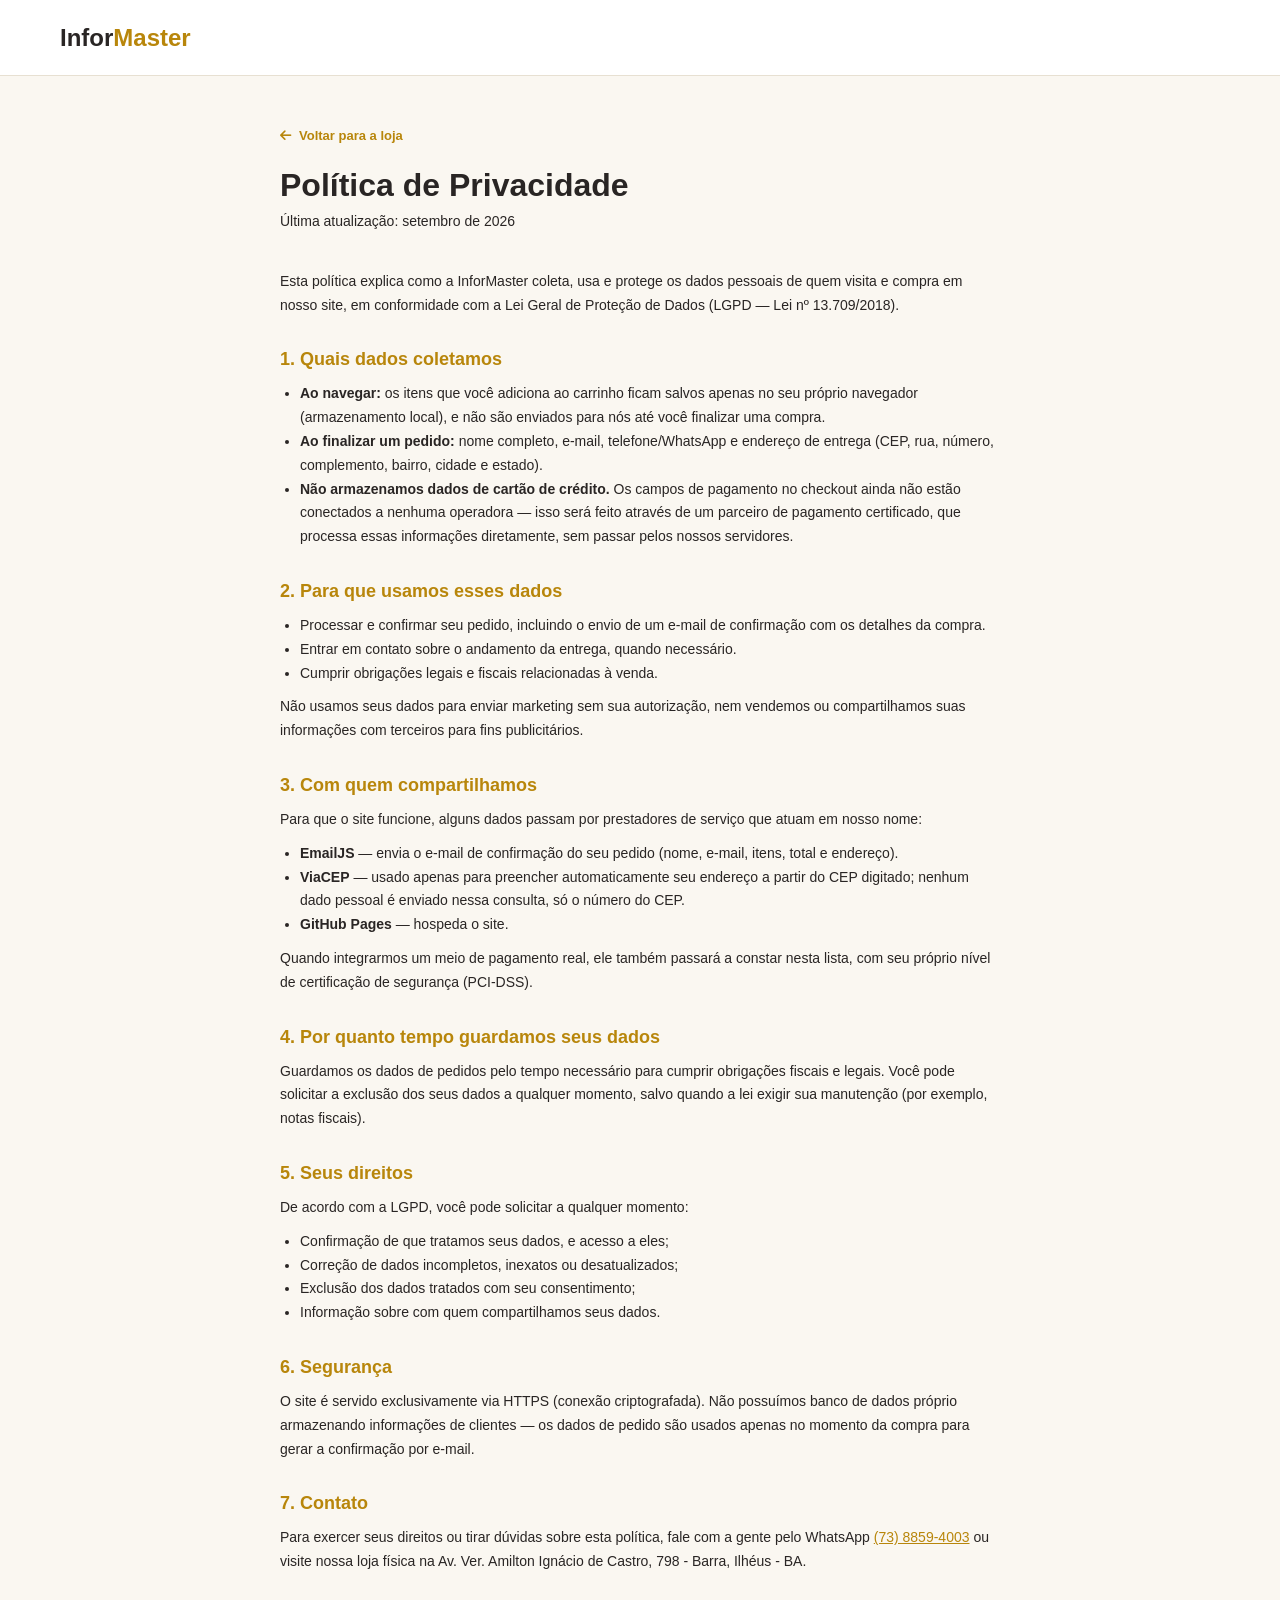
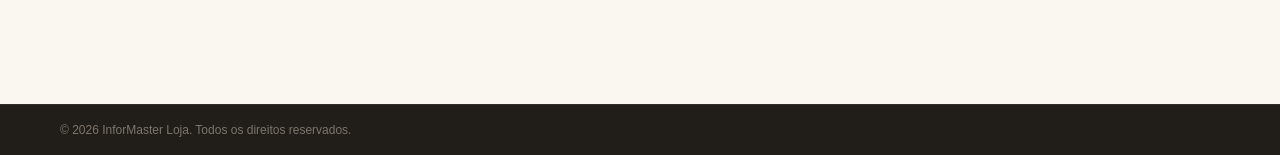
<file: privacidade.html>
<!DOCTYPE html>
<html lang="pt-BR">
<head>
    <meta charset="UTF-8">
    <meta name="viewport" content="width=device-width, initial-scale=1.0">
    <title>Política de Privacidade - InforMaster Loja</title>
    <meta name="description" content="Política de Privacidade da InforMaster Loja — como coletamos, usamos e protegemos seus dados, conforme a LGPD.">
    <meta http-equiv="Content-Security-Policy" content="default-src 'self'; script-src 'self'; style-src 'self' 'unsafe-inline' https://fonts.googleapis.com https://cdnjs.cloudflare.com; font-src 'self' https://fonts.gstatic.com https://cdnjs.cloudflare.com; img-src 'self' https: data:; frame-src 'none'; object-src 'none'; base-uri 'self';">
    <link href="https://fonts.googleapis.com/css2?family=Inter:wght@300;400;500;600;700&family=Fredoka:wght@500;600;700&display=swap" rel="stylesheet">
    <link rel="stylesheet" href="https://cdnjs.cloudflare.com/ajax/libs/font-awesome/6.4.0/css/all.min.css">
    <link rel="stylesheet" href="style.css">
    <style>
        .policy-main { max-width: 760px; margin: 0 auto; padding: 50px 20px 70px; }
        .policy-main h1 { font-family: 'Fredoka', sans-serif; font-size: 32px; color: var(--text-main); margin-bottom: 6px; }
        .policy-updated { font-size: 13px; color: var(--text-muted); margin-bottom: 36px; }
        .policy-main h2 { font-size: 18px; color: var(--primary); margin: 32px 0 12px; }
        .policy-main p, .policy-main li { font-size: 14px; line-height: 1.7; color: var(--text-main); }
        .policy-main ul { margin: 10px 0 10px 20px; }
        .policy-main a { color: var(--primary); }
        .policy-back { display: inline-flex; align-items: center; gap: 8px; font-size: 13px; font-weight: 600; color: var(--text-muted); text-decoration: none; margin-bottom: 24px; }
        .policy-back:hover { color: var(--primary); }
    </style>
</head>
<body>

    <div class="site-top">
        <header class="header">
            <div class="container header-container">
                <a href="index.html" class="logo">Infor<span>Master</span></a>
            </div>
        </header>
    </div>

    <main class="policy-main">
        <a href="index.html" class="policy-back"><i class="fa-solid fa-arrow-left"></i> Voltar para a loja</a>

        <h1>Política de Privacidade</h1>
        <p class="policy-updated">Última atualização: setembro de 2026</p>

        <p>Esta política explica como a InforMaster coleta, usa e protege os dados pessoais de quem visita e compra em nosso site, em conformidade com a Lei Geral de Proteção de Dados (LGPD — Lei nº 13.709/2018).</p>

        <h2>1. Quais dados coletamos</h2>
        <ul>
            <li><strong>Ao navegar:</strong> os itens que você adiciona ao carrinho ficam salvos apenas no seu próprio navegador (armazenamento local), e não são enviados para nós até você finalizar uma compra.</li>
            <li><strong>Ao finalizar um pedido:</strong> nome completo, e-mail, telefone/WhatsApp e endereço de entrega (CEP, rua, número, complemento, bairro, cidade e estado).</li>
            <li><strong>Não armazenamos dados de cartão de crédito.</strong> Os campos de pagamento no checkout ainda não estão conectados a nenhuma operadora — isso será feito através de um parceiro de pagamento certificado, que processa essas informações diretamente, sem passar pelos nossos servidores.</li>
        </ul>

        <h2>2. Para que usamos esses dados</h2>
        <ul>
            <li>Processar e confirmar seu pedido, incluindo o envio de um e-mail de confirmação com os detalhes da compra.</li>
            <li>Entrar em contato sobre o andamento da entrega, quando necessário.</li>
            <li>Cumprir obrigações legais e fiscais relacionadas à venda.</li>
        </ul>
        <p>Não usamos seus dados para enviar marketing sem sua autorização, nem vendemos ou compartilhamos suas informações com terceiros para fins publicitários.</p>

        <h2>3. Com quem compartilhamos</h2>
        <p>Para que o site funcione, alguns dados passam por prestadores de serviço que atuam em nosso nome:</p>
        <ul>
            <li><strong>EmailJS</strong> — envia o e-mail de confirmação do seu pedido (nome, e-mail, itens, total e endereço).</li>
            <li><strong>ViaCEP</strong> — usado apenas para preencher automaticamente seu endereço a partir do CEP digitado; nenhum dado pessoal é enviado nessa consulta, só o número do CEP.</li>
            <li><strong>GitHub Pages</strong> — hospeda o site.</li>
        </ul>
        <p>Quando integrarmos um meio de pagamento real, ele também passará a constar nesta lista, com seu próprio nível de certificação de segurança (PCI-DSS).</p>

        <h2>4. Por quanto tempo guardamos seus dados</h2>
        <p>Guardamos os dados de pedidos pelo tempo necessário para cumprir obrigações fiscais e legais. Você pode solicitar a exclusão dos seus dados a qualquer momento, salvo quando a lei exigir sua manutenção (por exemplo, notas fiscais).</p>

        <h2>5. Seus direitos</h2>
        <p>De acordo com a LGPD, você pode solicitar a qualquer momento:</p>
        <ul>
            <li>Confirmação de que tratamos seus dados, e acesso a eles;</li>
            <li>Correção de dados incompletos, inexatos ou desatualizados;</li>
            <li>Exclusão dos dados tratados com seu consentimento;</li>
            <li>Informação sobre com quem compartilhamos seus dados.</li>
        </ul>

        <h2>6. Segurança</h2>
        <p>O site é servido exclusivamente via HTTPS (conexão criptografada). Não possuímos banco de dados próprio armazenando informações de clientes — os dados de pedido são usados apenas no momento da compra para gerar a confirmação por e-mail.</p>

        <h2>7. Contato</h2>
        <p>Para exercer seus direitos ou tirar dúvidas sobre esta política, fale com a gente pelo WhatsApp <a href="https://wa.me/557388594003" target="_blank" rel="noopener">(73) 8859-4003</a> ou visite nossa loja física na Av. Ver. Amilton Ignácio de Castro, 798 - Barra, Ilhéus - BA.</p>
    </main>

    <footer class="footer">
        <div class="footer-bottom">
            <div class="container footer-bottom-inner">
                <p>&copy; 2026 InforMaster Loja. Todos os direitos reservados.</p>
            </div>
        </div>
    </footer>

</body>
</html>
</file>
<file: style.css>
/* --- Reset e Variáveis Globais --- */
/* Paleta baseada na identidade visual real da InforMaster:
   fundo degradê laranja/dourado com raios, logo "IM" metálico
   prateado/cromado, faixa vermelha e dourada com estrelas. */
:root {
    --primary: #B8860B;        /* Dourado envelhecido — cor principal da marca */
    --primary-hover: #96690A;  /* Dourado mais escuro para hover */
    --accent: #C41E3A;         /* Vermelho da faixa/estrelas da logo */
    --accent-hover: #A5182F;
    --metal: #64748B;          /* Cinza-azulado, evoca o efeito cromado/prateado */
    --metal-light: #94A3B8;
    --bg-light: #FAF7F1;       /* Creme suave — combina melhor com dourado que cinza frio */
    --card-bg: #ffffff;
    --text-main: #292524;      /* Grafite quase preto, tom quente */
    --text-muted: #78716C;
    --border-color: #E7E0D2;
    --success: #10b981;
    --radius: 12px;
    --shadow: 0 4px 6px -1px rgba(184, 134, 11, 0.08), 0 2px 4px -1px rgba(0, 0, 0, 0.03);
    --shadow-hover: 0 10px 15px -3px rgba(184, 134, 11, 0.12), 0 4px 6px -2px rgba(0, 0, 0, 0.04);
    --transition: all 0.3s ease;
}

* {
    margin: 0;
    padding: 0;
    box-sizing: border-box;
    font-family: 'Inter', sans-serif;
}

body {
    background-color: var(--bg-light);
    color: var(--text-main);
    display: flex;
    flex-direction: column;
    min-height: 100vh;
}

.container {
    max-width: 1200px;
    margin: 0 auto;
    padding: 0 20px;
    width: 100%;
}

/* --- Cabeçalho + Navegação (fixos juntos ao rolar) --- */
.site-top {
    position: sticky;
    top: 0;
    z-index: 100;
}

.header {
    background-color: #ffffff;
    border-bottom: 1px solid var(--border-color);
}

.header-container {
    display: flex;
    align-items: center;
    justify-content: space-between;
    height: 75px;
}

.logo {
    font-size: 24px;
    font-weight: 700;
    color: var(--text-main);
    text-decoration: none;
}

.logo span {
    color: var(--primary);
}

.search-bar {
    display: flex;
    align-items: center;
    background: var(--bg-light);
    border: 1px solid var(--border-color);
    border-radius: 50px;
    padding: 8px 16px;
    width: 40%;
    transition: var(--transition);
}

.search-bar:focus-within {
    border-color: var(--primary);
    box-shadow: 0 0 0 3px rgba(184, 134, 11, 0.15);
}

.search-bar i {
    color: var(--text-muted);
    margin-right: 10px;
}

.search-bar input {
    border: none;
    background: transparent;
    outline: none;
    width: 100%;
    font-size: 14px;
    color: var(--text-main);
}

.header-actions {
    display: flex;
    align-items: center;
    gap: 10px;
}

.icon-btn {
    background: var(--bg-light);
    border: 1px solid var(--border-color);
    width: 45px;
    height: 45px;
    border-radius: 50%;
    display: none;
    align-items: center;
    justify-content: center;
    cursor: pointer;
    color: var(--primary);
    transition: var(--transition);
}

.icon-btn:hover {
    background: var(--primary);
    color: #fff;
    border-color: var(--primary);
}

.cart-btn {
    background: var(--bg-light);
    border: 1px solid var(--border-color);
    width: 45px;
    height: 45px;
    border-radius: 50%;
    display: flex;
    align-items: center;
    justify-content: center;
    cursor: pointer;
    position: relative;
    color: var(--primary);
    transition: var(--transition);
}

.cart-btn:hover {
    background: var(--primary);
    color: #fff;
    border-color: var(--primary);
}

.cart-count {
    position: absolute;
    top: -5px;
    right: -5px;
    background-color: var(--accent);
    color: white;
    font-size: 11px;
    font-weight: 600;
    width: 20px;
    height: 20px;
    border-radius: 50%;
    display: flex;
    align-items: center;
    justify-content: center;
}

/* --- Navegação por Categorias (Tabs) --- */
.nav-categories {
    background: #ffffff;
    border-bottom: 1px solid var(--border-color);
    padding: 14px 0;
}

.nav-categories-inner {
    display: flex;
    align-items: center;
    justify-content: space-between;
    gap: 24px;
}

.nav-tabs {
    display: flex;
    gap: 26px;
    overflow-x: auto;
    flex: 1;
    scrollbar-width: none;
}

.nav-tabs::-webkit-scrollbar { display: none; }

.tab-btn {
    background: transparent;
    border: none;
    border-bottom: 2px solid transparent;
    padding: 4px 0;
    font-size: 13px;
    font-weight: 600;
    text-transform: uppercase;
    letter-spacing: 0.03em;
    color: var(--text-muted);
    cursor: pointer;
    white-space: nowrap;
    transition: var(--transition);
}

.tab-btn:hover, .tab-btn.active {
    color: var(--primary);
    border-bottom-color: var(--primary);
}

.nav-cta {
    flex-shrink: 0;
    display: flex;
    align-items: center;
    gap: 8px;
    background: var(--accent);
    color: #ffffff;
    padding: 10px 20px;
    border-radius: 7px;
    font-size: 13px;
    font-weight: 700;
    text-decoration: none;
    white-space: nowrap;
    transition: var(--transition);
}

.nav-cta:hover {
    background: var(--accent-hover);
}

/* --- Banner de Destaque --- */
.main-content {
    flex: 1;
    padding-top: 30px;
    padding-bottom: 50px;
}

/* --- Hero Carrossel --- */
.hero-carousel {
    position: relative;
    border-radius: var(--radius);
    overflow: hidden;
    margin-bottom: 40px;
    box-shadow: var(--shadow-hover);
}

.hero-track {
    display: flex;
    transition: transform 0.55s cubic-bezier(0.65, 0, 0.35, 1);
}

.hero-slide {
    flex: 0 0 100%;
    min-height: 380px;
    position: relative;
    overflow: hidden;
    display: flex;
    align-items: center;
    justify-content: space-between;
    gap: 20px;
    padding: 40px 60px;
    color: #ffffff;
}

.slide-papelaria { background: linear-gradient(135deg, #8B5E00 0%, var(--primary) 55%, #D9A441 100%); }
.slide-informatica { background: linear-gradient(135deg, #2d3339 0%, var(--metal) 55%, #b8c4d1 100%); }
.slide-cameras { background: linear-gradient(135deg, #7A1024 0%, var(--accent) 55%, #E2495F 100%); }

/* Raios sutis atrás da imagem, ecoando a arte original da logo InforMaster */
.hero-slide::before {
    content: '';
    position: absolute;
    top: 50%;
    right: 8%;
    width: 520px;
    height: 520px;
    transform: translateY(-50%);
    background: repeating-conic-gradient(rgba(255,255,255,0.10) 0deg 8deg, transparent 8deg 16deg);
    border-radius: 50%;
    pointer-events: none;
    z-index: 0;
    animation: spin-rays 50s linear infinite;
}

@keyframes spin-rays {
    from { transform: translateY(-50%) rotate(0deg); }
    to { transform: translateY(-50%) rotate(360deg); }
}

.hero-decor {
    position: absolute;
    inset: 0;
    pointer-events: none;
    z-index: 0;
}

.hero-decor .star {
    position: absolute;
    color: rgba(255, 255, 255, 0.5);
    font-size: 28px;
}

.star-1 { top: 14%; left: 42%; font-size: 22px; }
.star-2 { bottom: 16%; left: 34%; font-size: 34px; }
.star-3 { top: 22%; right: 30%; font-size: 18px; }

.hero-text {
    position: relative;
    z-index: 2;
    max-width: 460px;
}

.hero-kicker {
    display: inline-block;
    background: rgba(255, 255, 255, 0.2);
    backdrop-filter: blur(4px);
    padding: 5px 14px;
    border-radius: 20px;
    font-size: 12px;
    font-weight: 600;
    letter-spacing: 0.03em;
    text-transform: uppercase;
    margin-bottom: 14px;
}

.hero-text h1 {
    font-family: 'Fredoka', 'Inter', sans-serif;
    font-size: 42px;
    font-weight: 700;
    line-height: 1.08;
    margin-bottom: 14px;
}

.hero-text p {
    font-size: 15px;
    opacity: 0.92;
    max-width: 380px;
    margin-bottom: 22px;
    line-height: 1.5;
}

.hero-cta {
    background: #ffffff;
    color: var(--text-main);
    border: none;
    padding: 13px 30px;
    border-radius: 30px;
    font-size: 14px;
    font-weight: 700;
    cursor: pointer;
    box-shadow: 0 6px 16px rgba(0, 0, 0, 0.18);
    transition: var(--transition);
}

.hero-cta:hover {
    transform: translateY(-2px);
    box-shadow: 0 10px 20px rgba(0, 0, 0, 0.22);
}

.hero-image {
    position: relative;
    z-index: 2;
    flex-shrink: 0;
    width: 300px;
    height: 300px;
    display: flex;
    align-items: center;
    justify-content: center;
}

.hero-image img {
    width: 100%;
    height: 100%;
    object-fit: cover;
    border-radius: 50%;
    border: 6px solid rgba(255, 255, 255, 0.35);
    filter: drop-shadow(0 18px 22px rgba(0, 0, 0, 0.25));
}

.hero-arrow {
    position: absolute;
    top: 50%;
    transform: translateY(-50%);
    width: 42px;
    height: 42px;
    border-radius: 50%;
    background: rgba(255, 255, 255, 0.85);
    backdrop-filter: blur(4px);
    border: none;
    color: var(--text-main);
    font-size: 14px;
    cursor: pointer;
    display: flex;
    align-items: center;
    justify-content: center;
    z-index: 3;
    transition: var(--transition);
}

.hero-arrow:hover {
    background: #ffffff;
    transform: translateY(-50%) scale(1.08);
}

.hero-arrow.prev { left: 18px; }
.hero-arrow.next { right: 18px; }

.hero-dots {
    position: absolute;
    bottom: 18px;
    left: 50%;
    transform: translateX(-50%);
    display: flex;
    gap: 8px;
    z-index: 3;
}

.hero-dot {
    width: 8px;
    height: 8px;
    border-radius: 50%;
    background: rgba(255, 255, 255, 0.5);
    cursor: pointer;
    border: none;
    padding: 0;
    transition: var(--transition);
}

.hero-dot.active {
    width: 24px;
    border-radius: 5px;
    background: #ffffff;
}

@media (max-width: 768px) {
    .hero-slide {
        flex-direction: column;
        text-align: center;
        padding: 32px 24px 60px;
        min-height: auto;
        gap: 24px;
    }

    .hero-text { max-width: 100%; }
    .hero-text p { margin-left: auto; margin-right: auto; }
    .hero-text h1 { font-size: 30px; }
    .hero-image { width: 190px; height: 190px; }
    .hero-arrow { width: 36px; height: 36px; }
}

/* --- Barra de confiança (trust bar) --- */
.trust-bar {
    display: grid;
    grid-template-columns: repeat(4, 1fr);
    gap: 16px;
    background: var(--card-bg);
    border: 1px solid var(--border-color);
    border-radius: var(--radius);
    padding: 18px 24px;
    margin-bottom: 36px;
    box-shadow: var(--shadow);
}

.trust-item {
    display: flex;
    align-items: center;
    gap: 10px;
    font-size: 13px;
    font-weight: 600;
    color: var(--text-main);
}

.trust-item i {
    color: var(--primary);
    font-size: 18px;
    width: 22px;
    text-align: center;
}

@media (max-width: 900px) {
    .trust-bar { grid-template-columns: repeat(2, 1fr); }
}

@media (max-width: 480px) {
    .trust-bar { grid-template-columns: 1fr; }
}

.section-title-row {
    display: flex;
    justify-content: space-between;
    align-items: flex-end;
    gap: 20px;
    margin-bottom: 25px;
    flex-wrap: wrap;
}

.sort-control {
    display: flex;
    align-items: center;
    gap: 8px;
    font-size: 13px;
    color: var(--text-muted);
}

.sort-control select {
    padding: 8px 12px;
    border: 1px solid var(--border-color);
    border-radius: 8px;
    font-size: 13px;
    background: #ffffff;
    color: var(--text-main);
    cursor: pointer;
}

.section-title {
    margin-bottom: 0;
}

.section-title h2 {
    font-size: 22px;
    font-weight: 600;
}

.section-title p {
    font-size: 14px;
    color: var(--text-muted);
}

/* --- Vitrine de Produtos (Grid) --- */
.products-grid {
    display: grid;
    grid-template-columns: repeat(auto-fill, minmax(260px, 1fr));
    gap: 25px;
}

.no-products-msg {
    grid-column: 1 / -1;
    text-align: center;
    color: var(--text-muted);
    padding: 40px;
}

.product-card {
    background: var(--card-bg);
    border-radius: var(--radius);
    border: 1px solid var(--border-color);
    overflow: hidden;
    display: flex;
    flex-direction: column;
    transition: var(--shadow-hover);
    box-shadow: var(--shadow);
}

.product-card:hover {
    transform: translateY(-4px);
}

.product-image-container {
    position: relative;
    width: 100%;
    height: 200px;
    background: #f1f0eb;
    overflow: hidden;
}

.product-image-container img {
    width: 100%;
    height: 100%;
    object-fit: cover;
    transition: transform 0.5s ease;
}

.product-card:hover .product-image-container img {
    transform: scale(1.05);
}

.product-tag {
    position: absolute;
    top: 12px;
    left: 12px;
    background: rgba(255, 255, 255, 0.92);
    backdrop-filter: blur(4px);
    padding: 4px 10px;
    font-size: 11px;
    font-weight: 600;
    text-transform: uppercase;
    color: var(--primary);
    border-radius: 20px;
}

.product-info {
    padding: 20px;
    display: flex;
    flex-direction: column;
    flex: 1;
    justify-content: space-between;
}

.product-title {
    font-size: 15px;
    font-weight: 600;
    margin-bottom: 10px;
    color: var(--text-main);
    line-height: 1.4;
    cursor: pointer;
}

.product-title:hover {
    color: var(--primary);
}

.product-image-container {
    cursor: pointer;
}

.product-installment {
    font-size: 12px;
    color: var(--text-muted);
    margin-bottom: 8px;
}

.product-stock {
    margin-bottom: 12px;
}

.stock-badge {
    font-size: 11px;
    font-weight: 600;
    display: inline-flex;
    align-items: center;
    gap: 5px;
}

.stock-badge i {
    font-size: 7px;
}

.stock-badge.ok { color: var(--success); }
.stock-badge.low { color: var(--accent); }

.product-price {
    font-size: 18px;
    font-weight: 700;
    color: var(--primary);
    margin-bottom: 15px;
}

.add-to-cart-btn {
    background: var(--primary);
    color: white;
    border: none;
    border-radius: 8px;
    padding: 10px;
    font-size: 14px;
    font-weight: 500;
    cursor: pointer;
    transition: var(--transition);
    display: flex;
    align-items: center;
    justify-content: center;
    gap: 8px;
}

.add-to-cart-btn:hover {
    background: var(--primary-hover);
}

/* --- Carrinho Lateral (Sidebar) --- */
.cart-sidebar {
    position: fixed;
    top: 0;
    right: -400px;
    width: 100%;
    max-width: 380px;
    height: 100vh;
    background: white;
    box-shadow: -5px 0 25px rgba(0,0,0,0.1);
    z-index: 1000;
    display: flex;
    flex-direction: column;
    transition: right 0.4s cubic-bezier(0.16, 1, 0.3, 1);
}

.cart-sidebar.open {
    right: 0;
}

.cart-header {
    padding: 20px;
    border-bottom: 1px solid var(--border-color);
    display: flex;
    align-items: center;
    justify-content: space-between;
}

.cart-header h3 {
    font-size: 18px;
    display: flex;
    align-items: center;
    gap: 10px;
}

.close-cart {
    background: none;
    border: none;
    font-size: 24px;
    cursor: pointer;
    color: var(--text-muted);
}

.cart-items {
    flex: 1;
    overflow-y: auto;
    padding: 20px;
}

.empty-cart-msg {
    text-align: center;
    color: var(--text-muted);
    margin-top: 50px;
}

.cart-item {
    display: flex;
    align-items: center;
    gap: 12px;
    margin-bottom: 15px;
    padding-bottom: 15px;
    border-bottom: 1px solid var(--border-color);
}

.cart-item img {
    width: 60px;
    height: 60px;
    object-fit: cover;
    border-radius: 8px;
    background: #f1f0eb;
}

.cart-item-details {
    flex: 1;
}

.cart-item-title {
    font-size: 13px;
    font-weight: 600;
    margin-bottom: 4px;
}

.cart-item-price {
    font-size: 13px;
    color: var(--primary);
    font-weight: 600;
    margin-bottom: 8px;
}

.cart-item-controls {
    display: flex;
    align-items: center;
    gap: 10px;
}

.qty-btn {
    background: var(--bg-light);
    border: 1px solid var(--border-color);
    width: 24px;
    height: 24px;
    border-radius: 4px;
    cursor: pointer;
    font-weight: 600;
    display: flex;
    align-items: center;
    justify-content: center;
}

.qty-btn:hover {
    background: var(--border-color);
}

.remove-item {
    background: none;
    border: none;
    color: var(--accent);
    cursor: pointer;
    font-size: 14px;
    margin-left: auto;
}

.cart-footer {
    padding: 20px;
    border-top: 1px solid var(--border-color);
    background: #ffffff;
}

.cart-total {
    display: flex;
    justify-content: space-between;
    font-size: 16px;
    font-weight: 700;
    margin-bottom: 15px;
}

.checkout-btn {
    width: 100%;
    background: var(--success);
    color: white;
    border: none;
    padding: 12px;
    border-radius: 8px;
    font-size: 15px;
    font-weight: 600;
    cursor: pointer;
    transition: var(--transition);
}

.checkout-btn:disabled {
    background: var(--border-color);
    cursor: not-allowed;
}

.checkout-btn:not(:disabled):hover {
    background: #059669;
}

.continue-shopping-btn {
    width: 100%;
    background: transparent;
    color: var(--text-muted);
    border: none;
    padding: 10px;
    margin-top: 6px;
    font-size: 13px;
    font-weight: 600;
    cursor: pointer;
    text-decoration: underline;
    text-underline-offset: 3px;
    transition: var(--transition);
}

.continue-shopping-btn:hover {
    color: var(--primary);
}

/* --- Overlay --- */
.overlay {
    position: fixed;
    top: 0;
    left: 0;
    width: 100%;
    height: 100%;
    background: rgba(41, 37, 36, 0.55);
    backdrop-filter: blur(2px);
    z-index: 999;
    opacity: 0;
    visibility: hidden;
    transition: var(--transition);
}

.overlay.active {
    opacity: 1;
    visibility: visible;
}

/* --- Modais --- */
.modal {
    position: fixed;
    top: 0;
    left: 0;
    width: 100%;
    height: 100%;
    z-index: 1001;
    display: flex;
    align-items: center;
    justify-content: center;
    opacity: 0;
    visibility: hidden;
    transition: var(--transition);
}

.modal.active {
    opacity: 1;
    visibility: visible;
}

.modal-content {
    background: white;
    width: 100%;
    max-width: 450px;
    padding: 30px;
    border-radius: var(--radius);
    box-shadow: var(--shadow-hover);
    position: relative;
    transform: scale(0.9);
    transition: transform 0.3s ease;
}

.modal.active .modal-content {
    transform: scale(1);
}

.close-modal {
    position: absolute;
    top: 15px;
    right: 20px;
    background: none;
    border: none;
    font-size: 24px;
    cursor: pointer;
    color: var(--text-muted);
}

.modal-content h2 {
    font-size: 20px;
    margin-bottom: 20px;
    color: var(--primary);
}

.form-group {
    margin-bottom: 15px;
}

.form-group label {
    display: block;
    font-size: 13px;
    font-weight: 500;
    margin-bottom: 6px;
}

.form-group input, .form-group select {
    width: 100%;
    padding: 10px 14px;
    border: 1px solid var(--border-color);
    border-radius: 8px;
    font-size: 14px;
    outline: none;
    transition: var(--transition);
}

.form-group input:focus, .form-group select:focus {
    border-color: var(--primary);
    box-shadow: 0 0 0 3px rgba(184, 134, 11, 0.15);
}

/* --- Checkout em etapas --- */
.checkout-flow-content {
    max-width: 560px;
    max-height: 85vh;
    overflow-y: auto;
}

.checkout-steps {
    display: flex;
    justify-content: space-between;
    margin-bottom: 26px;
    position: relative;
}

.checkout-steps::before {
    content: '';
    position: absolute;
    top: 14px;
    left: 30px;
    right: 30px;
    height: 2px;
    background: var(--border-color);
    z-index: 0;
}

.checkout-step {
    display: flex;
    flex-direction: column;
    align-items: center;
    gap: 6px;
    position: relative;
    z-index: 1;
    flex: 1;
}

.checkout-step .step-number {
    width: 28px;
    height: 28px;
    border-radius: 50%;
    background: #ffffff;
    border: 2px solid var(--border-color);
    color: var(--text-muted);
    display: flex;
    align-items: center;
    justify-content: center;
    font-size: 12px;
    font-weight: 700;
    transition: var(--transition);
}

.checkout-step .step-label {
    font-size: 11px;
    color: var(--text-muted);
    font-weight: 600;
    text-transform: uppercase;
    letter-spacing: 0.02em;
}

.checkout-step.active .step-number {
    border-color: var(--primary);
    color: var(--primary);
}

.checkout-step.active .step-label {
    color: var(--primary);
}

.checkout-step.done .step-number {
    background: var(--primary);
    border-color: var(--primary);
    color: #ffffff;
}

.checkout-panel {
    display: none;
}

.checkout-panel.active {
    display: block;
    animation: checkout-fade 0.25s ease;
}

@keyframes checkout-fade {
    from { opacity: 0; transform: translateY(6px); }
    to { opacity: 1; transform: translateY(0); }
}

.form-row {
    display: flex;
    gap: 14px;
}

.form-row .form-group {
    flex: 1;
}

.form-group-small {
    flex: 0 0 110px !important;
}

.cep-status {
    display: block;
    font-size: 12px;
    color: var(--text-muted);
    margin-top: 6px;
}

.payment-method-tabs {
    display: flex;
    gap: 10px;
    margin-bottom: 20px;
}

.payment-tab {
    flex: 1;
    display: flex;
    align-items: center;
    justify-content: center;
    gap: 8px;
    padding: 12px 8px;
    border: 1px solid var(--border-color);
    border-radius: 8px;
    background: #ffffff;
    color: var(--text-muted);
    font-size: 13px;
    font-weight: 600;
    cursor: pointer;
    transition: var(--transition);
}

.payment-tab.active {
    border-color: var(--primary);
    color: var(--primary);
    background: rgba(184, 134, 11, 0.08);
}

.payment-panel {
    display: none;
}

.payment-panel.active {
    display: block;
}

.payment-hint {
    font-size: 12px;
    color: var(--text-muted);
    line-height: 1.5;
    margin-bottom: 14px;
}

.pix-preview {
    text-align: center;
    padding: 20px;
    border: 1px dashed var(--border-color);
    border-radius: var(--radius);
}

.pix-qr-placeholder {
    width: 130px;
    height: 130px;
    margin: 0 auto 14px;
    border-radius: 10px;
    background: var(--bg-light);
    border: 1px solid var(--border-color);
    display: flex;
    align-items: center;
    justify-content: center;
    font-size: 46px;
    color: var(--primary);
}

.boleto-barcode {
    height: 50px;
    border-radius: 6px;
    margin-bottom: 14px;
    background: repeating-linear-gradient(90deg, var(--text-main) 0 2px, transparent 2px 5px, var(--text-main) 5px 7px, transparent 7px 12px);
    opacity: 0.85;
}

.review-block {
    margin-bottom: 18px;
}

.review-block h4 {
    font-size: 12px;
    text-transform: uppercase;
    letter-spacing: 0.04em;
    color: var(--text-muted);
    margin-bottom: 8px;
}

.review-block p {
    font-size: 13px;
    color: var(--text-main);
    line-height: 1.5;
}

.review-item-row {
    display: flex;
    justify-content: space-between;
    font-size: 13px;
    color: var(--text-main);
    padding: 6px 0;
    border-bottom: 1px solid var(--border-color);
}

.review-totals {
    border-top: 1px solid var(--border-color);
    padding-top: 14px;
}

.review-total-row {
    display: flex;
    justify-content: space-between;
    font-size: 13px;
    color: var(--text-muted);
    margin-bottom: 8px;
}

.review-total-final {
    font-size: 16px;
    font-weight: 700;
    color: var(--text-main);
}

.checkout-nav {
    display: flex;
    gap: 12px;
    margin-top: 24px;
}

.checkout-back-btn {
    flex: 0 0 100px;
    background: transparent;
    border: 1px solid var(--border-color);
    color: var(--text-muted);
    border-radius: 8px;
    font-size: 14px;
    font-weight: 600;
    cursor: pointer;
    transition: var(--transition);
}

.checkout-back-btn:hover {
    border-color: var(--primary);
    color: var(--primary);
}

.checkout-nav .submit-order-btn {
    margin-top: 0;
}

@media (max-width: 600px) {
    .checkout-step .step-label {
        display: none;
    }

    .form-row {
        flex-direction: column;
        gap: 0;
    }

    .form-group-small {
        flex-basis: auto !important;
    }
}

.submit-order-btn {
    width: 100%;
    background: var(--primary);
    color: white;
    border: none;
    padding: 12px;
    border-radius: 8px;
    font-size: 15px;
    font-weight: 600;
    cursor: pointer;
    margin-top: 10px;
    transition: var(--transition);
}

.submit-order-btn:hover {
    background: var(--primary-hover);
}

.success-content {
    text-align: center;
}

.success-icon {
    font-size: 50px;
    color: var(--success);
    margin-bottom: 15px;
}

.success-content h2 {
    margin-bottom: 10px;
}

.success-content p {
    color: var(--text-muted);
    font-size: 14px;
    margin-bottom: 20px;
}

/* --- Rodapé --- */
.footer {
    background: #211D18;
    color: #C9C2B6;
    margin-top: 60px;
}

.footer-grid {
    display: grid;
    grid-template-columns: 1.6fr 1fr 1.2fr 1fr;
    gap: 40px;
    padding: 50px 20px 40px;
}

.footer-logo {
    font-size: 22px;
    color: #ffffff;
    margin-bottom: 14px;
    display: inline-block;
}

.footer-logo span {
    color: var(--primary);
}

.footer-about {
    font-size: 13px;
    line-height: 1.6;
    color: #A8A196;
    margin-bottom: 20px;
    max-width: 300px;
}

.footer-social-label {
    display: block;
    font-size: 11px;
    font-weight: 700;
    letter-spacing: 0.08em;
    text-transform: uppercase;
    color: #ffffff;
    margin-bottom: 12px;
}

.footer-social-icons {
    display: flex;
    gap: 10px;
}

.footer-social-icons a {
    width: 36px;
    height: 36px;
    border-radius: 50%;
    background: rgba(255, 255, 255, 0.08);
    color: #C9C2B6;
    display: flex;
    align-items: center;
    justify-content: center;
    text-decoration: none;
    transition: var(--transition);
}

.footer-social-icons a:hover {
    background: var(--primary);
    color: #ffffff;
}

.footer-col h4 {
    color: #ffffff;
    font-size: 14px;
    font-weight: 600;
    margin-bottom: 18px;
    text-transform: uppercase;
    letter-spacing: 0.04em;
}

.footer-col ul {
    list-style: none;
    display: flex;
    flex-direction: column;
    gap: 12px;
}

.footer-col ul li {
    font-size: 13px;
    color: #A8A196;
    line-height: 1.5;
    display: flex;
    gap: 8px;
    align-items: flex-start;
}

.footer-col ul li i {
    color: var(--primary);
    margin-top: 2px;
    width: 14px;
}

.footer-col ul li a {
    color: #A8A196;
    text-decoration: none;
    transition: var(--transition);
}

.footer-col ul li a:hover {
    color: var(--primary);
}

.footer-bottom {
    border-top: 1px solid rgba(255, 255, 255, 0.08);
}

.footer-bottom-inner {
    padding: 18px 20px;
    display: flex;
    justify-content: space-between;
    flex-wrap: wrap;
    gap: 8px;
    font-size: 12px;
    color: #7d766c;
}

@media (max-width: 900px) {
    .footer-grid {
        grid-template-columns: 1fr 1fr;
    }
}

@media (max-width: 600px) {
    .footer-grid {
        grid-template-columns: 1fr;
        text-align: left;
    }

    .footer-bottom-inner {
        flex-direction: column;
        text-align: center;
    }
}

/* --- Formas de pagamento (rodapé) --- */
.footer-payments {
    margin-top: 20px;
}

.payment-icons {
    display: flex;
    align-items: center;
    gap: 12px;
    margin-top: 10px;
    color: #C9C2B6;
    font-size: 24px;
}

.payment-icons i:hover {
    color: #ffffff;
}

.payment-pix {
    font-size: 12px;
    font-weight: 700;
    border: 1px solid rgba(255, 255, 255, 0.25);
    padding: 4px 9px;
    border-radius: 5px;
    color: #C9C2B6;
}

/* --- Modal de Visualização Rápida --- */
.quickview-content {
    max-width: 700px;
    display: flex;
    gap: 28px;
    padding: 32px;
    text-align: left;
}

.quickview-image {
    flex: 0 0 260px;
}

.quickview-image img {
    width: 100%;
    height: 260px;
    object-fit: cover;
    border-radius: var(--radius);
    background: #f1f0eb;
}

.quickview-info {
    flex: 1;
    display: flex;
    flex-direction: column;
}

.quickview-info h2 {
    font-size: 20px;
    margin: 10px 0 8px;
    color: var(--text-main);
}

.qv-price {
    font-size: 26px;
    font-weight: 700;
    color: var(--primary);
    margin-bottom: 4px;
}

.qv-installment {
    font-size: 13px;
    color: var(--text-muted);
    margin-bottom: 12px;
}

.qv-description {
    font-size: 13px;
    color: var(--text-muted);
    line-height: 1.6;
    margin: 14px 0 20px;
}

.qv-qty-row {
    display: flex;
    align-items: center;
    justify-content: space-between;
    margin-bottom: 18px;
    font-size: 13px;
    font-weight: 600;
    color: var(--text-main);
}

.qty-stepper {
    display: flex;
    align-items: center;
    gap: 14px;
}

.qty-stepper .qty-btn {
    width: 32px;
    height: 32px;
    font-size: 16px;
}

.qv-add-btn {
    width: 100%;
    background: var(--primary);
    color: #ffffff;
    margin-top: auto;
}

.qv-add-btn:hover {
    background: var(--primary-hover);
}

@media (max-width: 600px) {
    .quickview-content {
        flex-direction: column;
        padding: 24px;
    }

    .quickview-image {
        flex: none;
    }
}

/* --- Notificações (toast) --- */
.toast-container {
    position: fixed;
    bottom: 24px;
    right: 24px;
    z-index: 1200;
    display: flex;
    flex-direction: column;
    gap: 10px;
}

.toast {
    background: #211D18;
    color: #ffffff;
    padding: 14px 20px;
    border-radius: 8px;
    font-size: 13px;
    font-weight: 600;
    display: flex;
    align-items: center;
    gap: 10px;
    box-shadow: 0 8px 20px rgba(0, 0, 0, 0.2);
    opacity: 0;
    transform: translateY(10px);
    transition: all 0.3s ease;
    max-width: 280px;
}

.toast.show {
    opacity: 1;
    transform: translateY(0);
}

.toast i {
    color: var(--success);
}

@media (max-width: 480px) {
    .toast-container {
        left: 16px;
        right: 16px;
        bottom: 16px;
    }

    .toast {
        max-width: none;
    }
}

/* --- Carrinho: barra de frete grátis --- */
.free-shipping-bar {
    margin-bottom: 16px;
}

.free-shipping-bar p {
    font-size: 12px;
    color: var(--text-main);
    margin-bottom: 8px;
}

.progress-track {
    height: 6px;
    background: var(--border-color);
    border-radius: 10px;
    overflow: hidden;
}

.progress-fill {
    height: 100%;
    background: var(--primary);
    border-radius: 10px;
    transition: width 0.4s ease;
    width: 0%;
}

/* --- Número do pedido (modal de sucesso) --- */
.order-number {
    font-size: 14px;
    color: var(--text-muted);
    margin-top: -6px;
    margin-bottom: 14px;
}

.order-number strong {
    color: var(--primary);
}

/* --- Botão flutuante de WhatsApp (mobile) --- */
.floating-whatsapp {
    display: none;
    position: fixed;
    right: 18px;
    bottom: 18px;
    width: 56px;
    height: 56px;
    border-radius: 50%;
    background: #25D366;
    color: #ffffff;
    align-items: center;
    justify-content: center;
    font-size: 26px;
    box-shadow: 0 8px 20px rgba(0, 0, 0, 0.28);
    z-index: 500;
    text-decoration: none;
    transition: var(--transition);
}

.floating-whatsapp:hover {
    transform: scale(1.08);
}

/* --- Responsividade Celular --- */
@media (max-width: 768px) {
    .header-container {
        flex-wrap: wrap;
        justify-content: space-between;
        height: auto;
        padding: 12px 0;
        row-gap: 0;
    }

    .logo {
        order: 1;
    }

    .header-actions {
        order: 2;
    }

    .icon-btn.search-toggle-btn {
        display: flex;
    }

    /* Busca vira um painel retrátil abaixo da logo, ativado pelo ícone de lupa */
    .search-bar {
        order: 3;
        flex-basis: 100%;
        width: 100%;
        max-height: 0;
        opacity: 0;
        margin-top: 0;
        padding-top: 0;
        padding-bottom: 0;
        overflow: hidden;
        border: none;
        transition: max-height 0.25s ease, opacity 0.2s ease, margin-top 0.25s ease;
    }

    .search-bar.open {
        max-height: 60px;
        opacity: 1;
        margin-top: 12px;
        padding-top: 8px;
        padding-bottom: 8px;
        border: 1px solid var(--border-color);
    }

    .nav-categories {
        padding: 10px 0;
    }

    .nav-categories-inner {
        gap: 0;
    }

    /* No mobile o CTA some daqui — quem cumpre esse papel é o botão flutuante de WhatsApp */
    .nav-cta {
        display: none;
    }

    .floating-whatsapp {
        display: flex;
    }

    .section-title-row {
        align-items: flex-start;
    }

    .sort-control {
        width: 100%;
        justify-content: space-between;
    }

    .cart-sidebar {
        max-width: 100%;
        right: -100%;
    }
}
</file>
